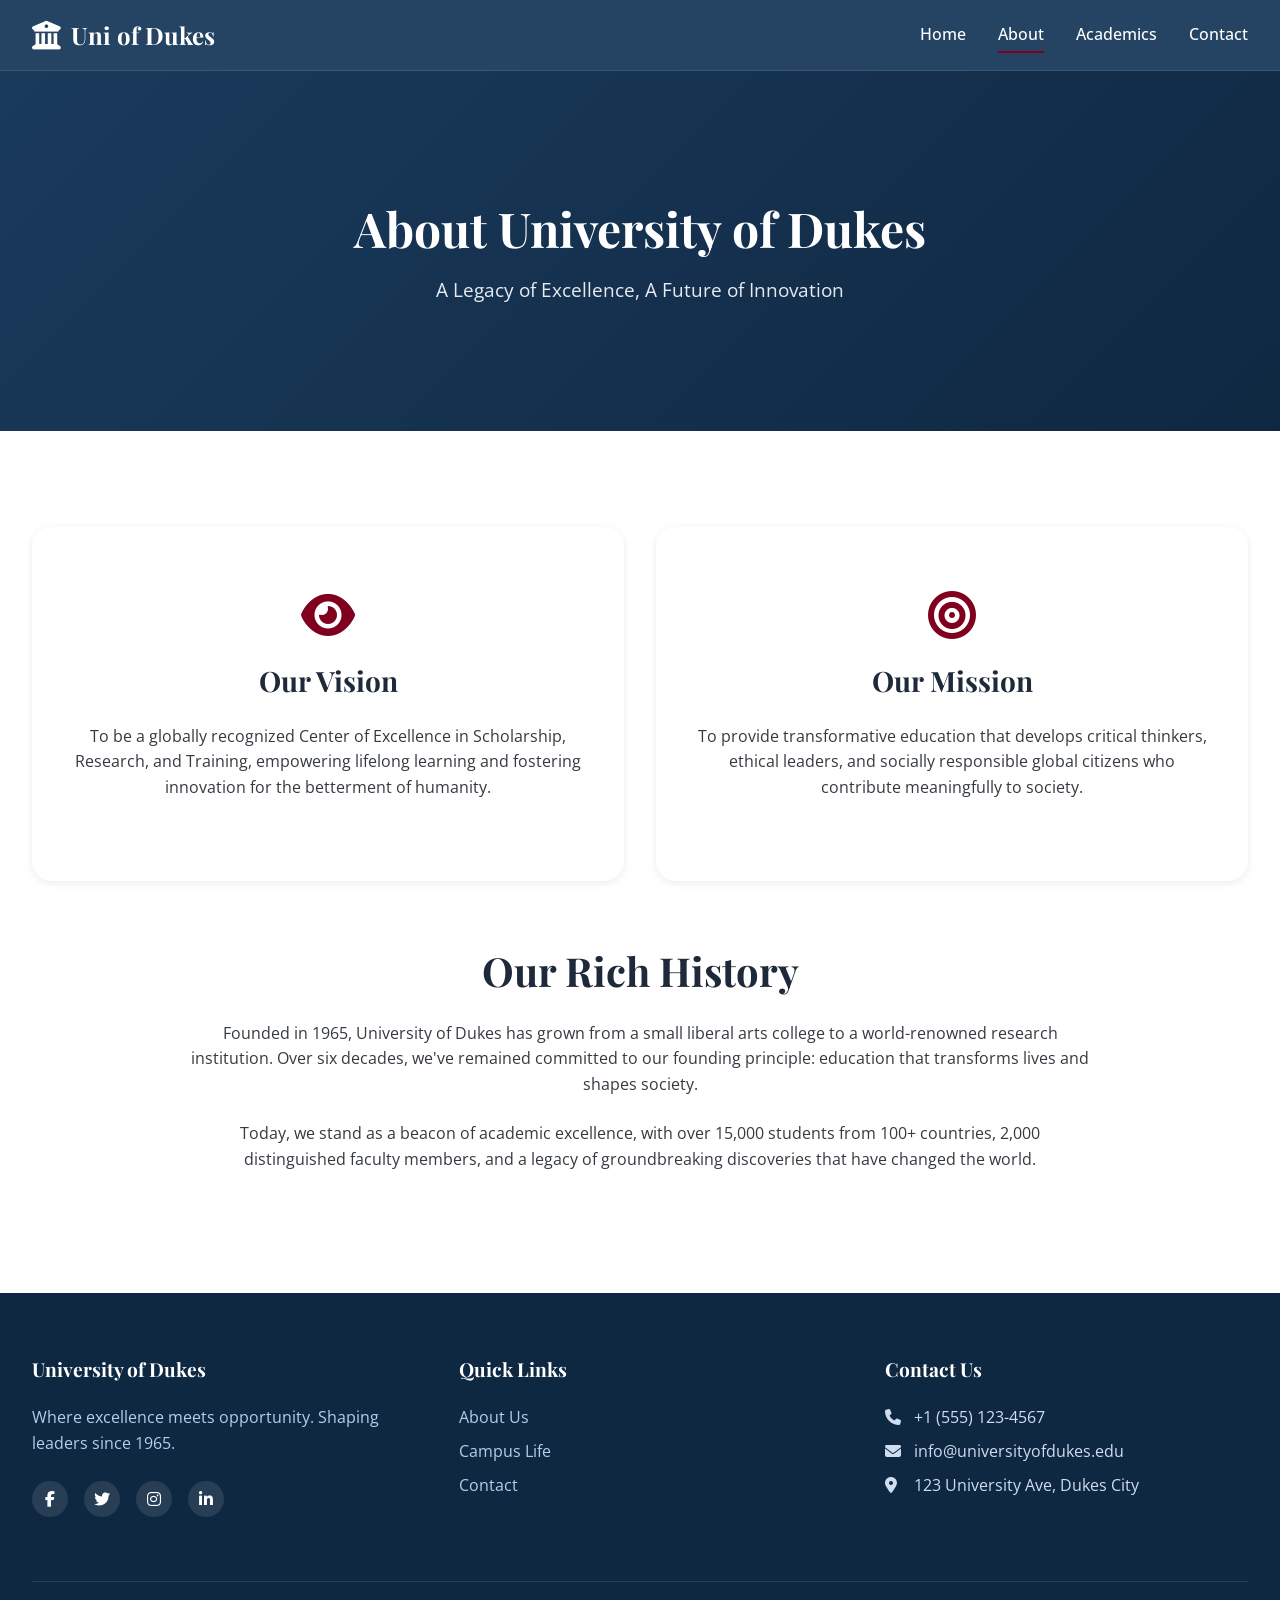
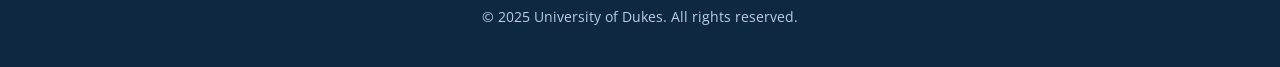
<file: about.html>
<!DOCTYPE html>
<html lang="en">
<head>
    <meta charset="UTF-8" />
    <meta name="viewport" content="width=device-width, initial-scale=1.0" />
    <title>About Us - University of Dukes</title>
    <meta name="description" content="Learn about the history, vision, and mission of University of Dukes." />
    <link href="https://fonts.googleapis.com/css2?family=Playfair+Display:wght@400;500;600;700;800;900&family=Open+Sans:wght@300;400;500;600;700;800&display=swap" rel="stylesheet" />
    <link rel="stylesheet" href="css/style.css" />
    <link rel="stylesheet" href="https://cdnjs.cloudflare.com/ajax/libs/font-awesome/6.5.1/css/all.min.css" />
</head>
<body>

    <!-- Navigation -->
    <nav class="navbar">
        <div class="nav-container">
            <div class="logo">
                <i class="fas fa-university logo-icon"></i>
                <span class="logo-text">Uni of Dukes</span>
            </div>
            <ul class="nav-menu">
                <li><a href="index.html" class="nav-link">Home</a></li>
                <li><a href="about.html" class="nav-link active">About</a></li>
                <li><a href="academics.html" class="nav-link">Academics</a></li>
                <li><a href="contact.html" class="nav-link">Contact</a></li>
            </ul>
            <div class="hamburger">
                <i class="fas fa-bars"></i>
            </div>
        </div>
    </nav>

    <!-- About Hero Section -->
    <section class="about-hero page-hero">
        <div class="page-hero-content">
            <h1>About University of Dukes</h1>
            <p>A Legacy of Excellence, A Future of Innovation</p>
        </div>
    </section>

    <!-- About Main Content -->
    <section class="about-content section">
        <div class="container">
            <div class="mission-vision">
                <div class="mv-card">
                    <i class="fas fa-eye mv-icon"></i>
                    <h3>Our Vision</h3>
                    <p>To be a globally recognized Center of Excellence in Scholarship, Research, and Training, empowering lifelong learning and fostering innovation for the betterment of humanity.</p>
                </div>
                <div class="mv-card">
                    <i class="fas fa-bullseye mv-icon"></i>
                    <h3>Our Mission</h3>
                    <p>To provide transformative education that develops critical thinkers, ethical leaders, and socially responsible global citizens who contribute meaningfully to society.</p>
                </div>
            </div>

            <div class="history">
                <h2>Our Rich History</h2>
                <p>Founded in 1965, University of Dukes has grown from a small liberal arts college to a world-renowned research institution. Over six decades, we've remained committed to our founding principle: education that transforms lives and shapes society.</p>
                <p>Today, we stand as a beacon of academic excellence, with over 15,000 students from 100+ countries, 2,000 distinguished faculty members, and a legacy of groundbreaking discoveries that have changed the world.</p>
            </div>
        </div>
    </section>

    <!-- Footer -->
    <footer class="footer">
        <div class="container">
            <div class="footer-grid">
                <div>
                    <h4>University of Dukes</h4>
                    <p>Where excellence meets opportunity. Shaping leaders since 1965.</p>
                    <div class="social-links">
                        <a href="#" class="social-link"><i class="fab fa-facebook-f"></i></a>
                        <a href="#" class="social-link"><i class="fab fa-twitter"></i></a>
                        <a href="#" class="social-link"><i class="fab fa-instagram"></i></a>
                        <a href="#" class="social-link"><i class="fab fa-linkedin-in"></i></a>
                    </div>
                </div>
                <div>
                    <h4>Quick Links</h4>
                    <ul class="footer-links">
                        <li><a href="about.html">About Us</a></li>
                        <li><a href="campus-life.html">Campus Life</a></li>
                        <li><a href="contact.html">Contact</a></li>
                    </ul>
                </div>
                <div>
                    <h4>Contact Us</h4>
                    <ul class="footer-links">
                        <li><i class="fas fa-phone"></i> +1 (555) 123-4567</li>
                        <li><i class="fas fa-envelope"></i> info@universityofdukes.edu</li>
                        <li><i class="fas fa-map-marker-alt"></i> 123 University Ave, Dukes City</li>
                    </ul>
                </div>
            </div>
            <div class="footer-bottom">
                <p>&copy; 2025 University of Dukes. All rights reserved.</p>
            </div>
        </div>
    </footer>

    <script src="js/main.js"></script>
</body>
</html>
</file>
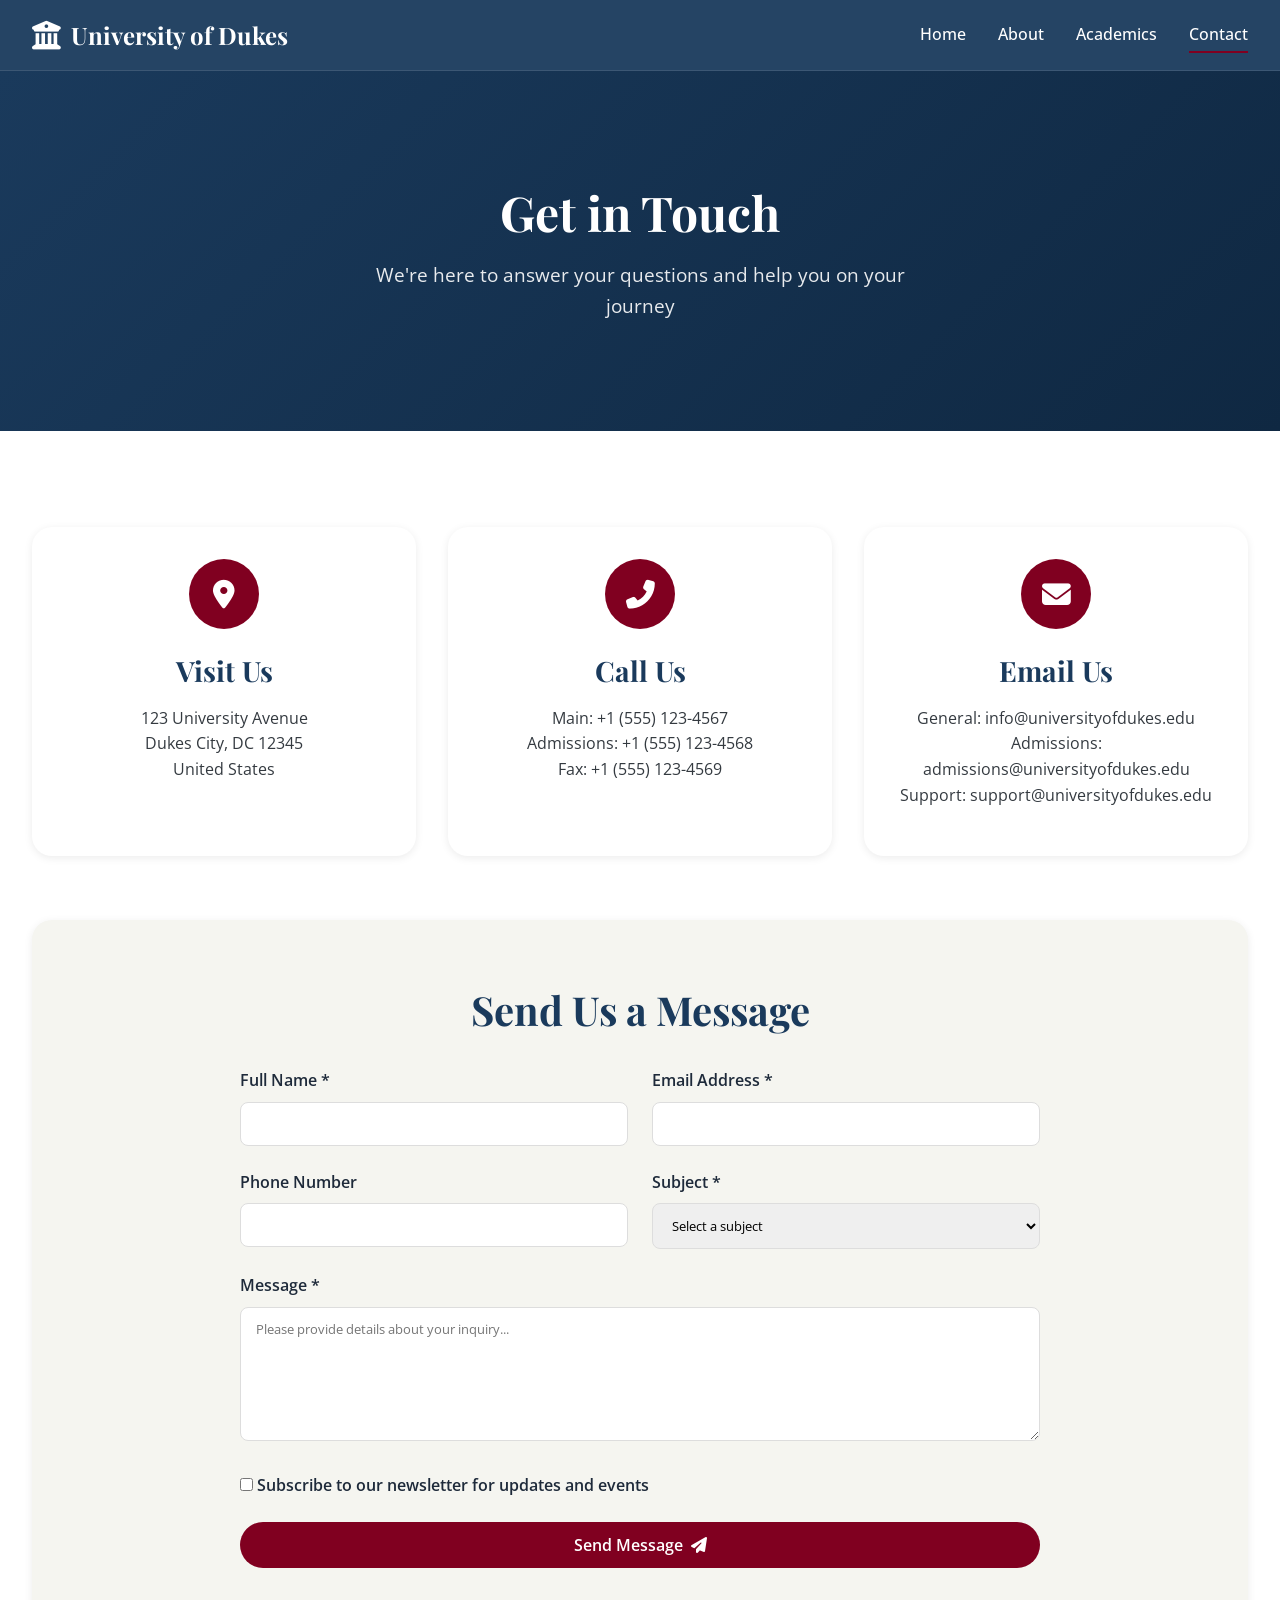
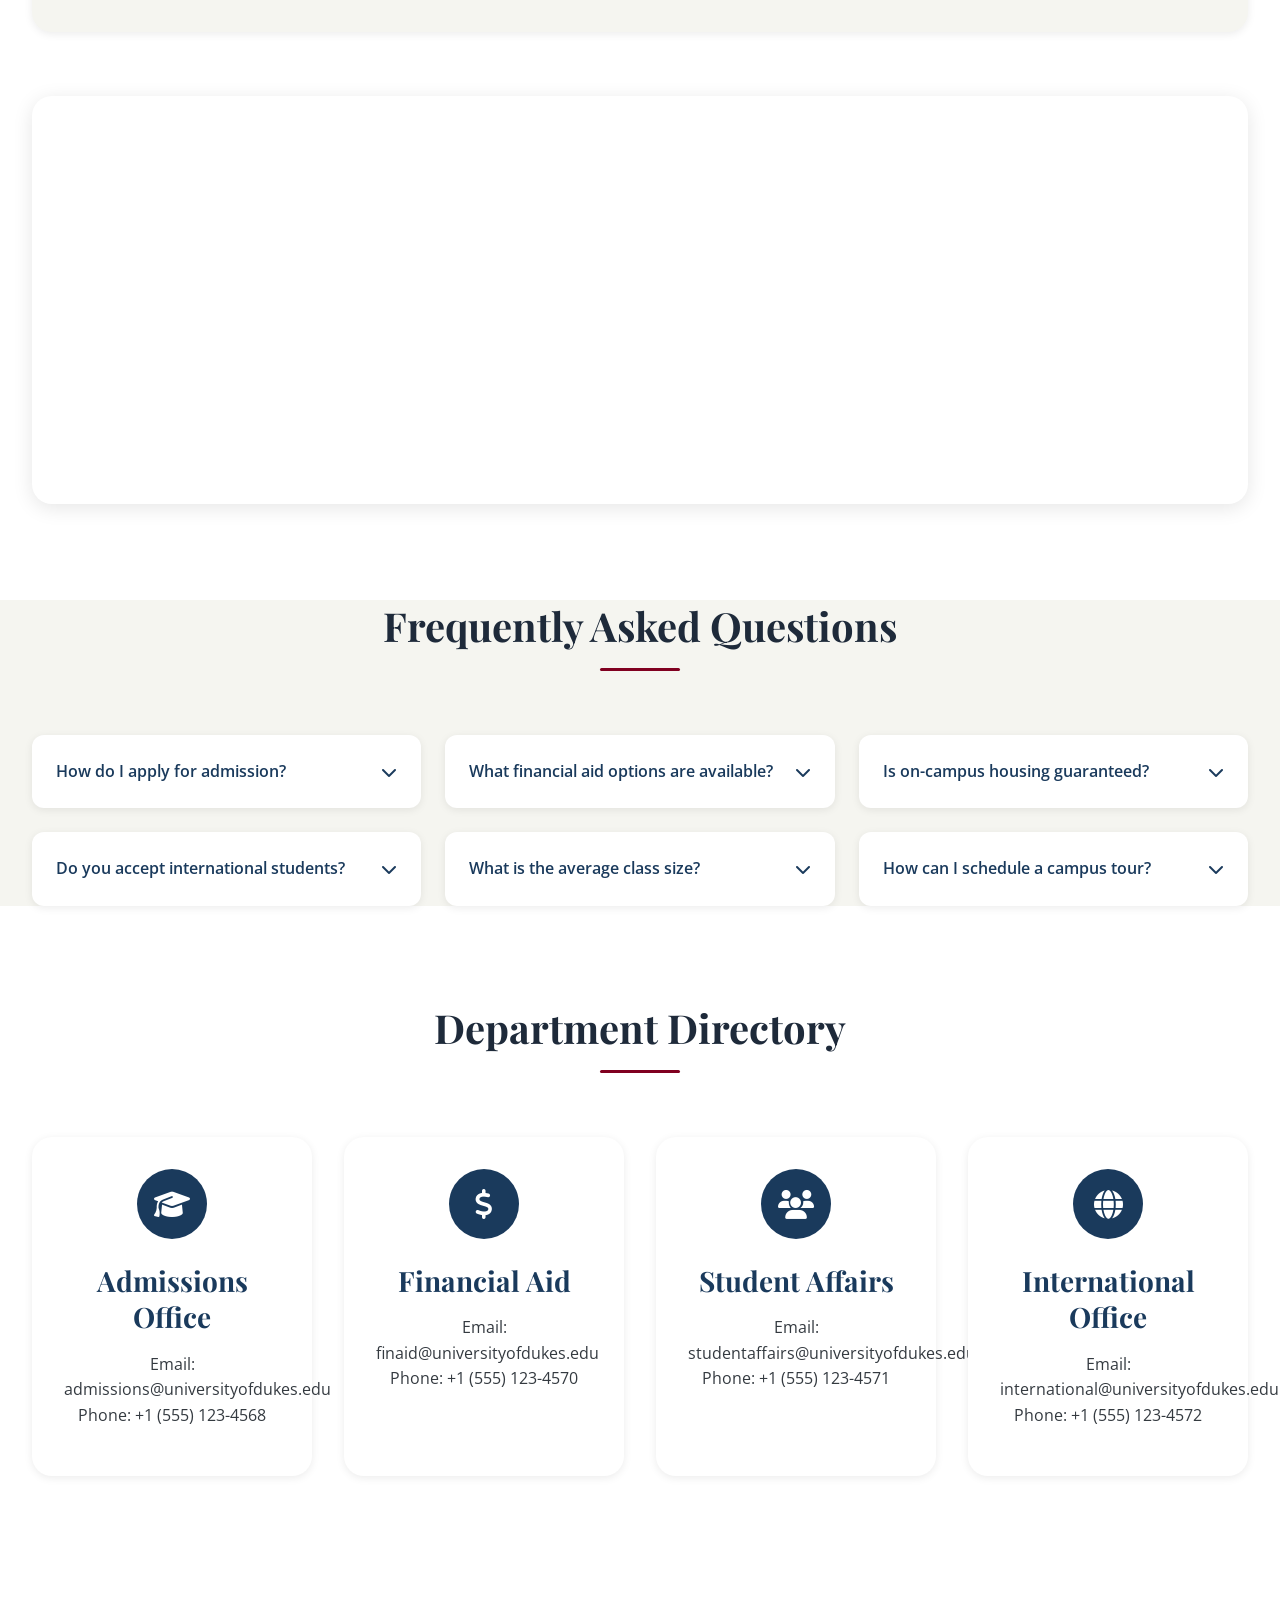
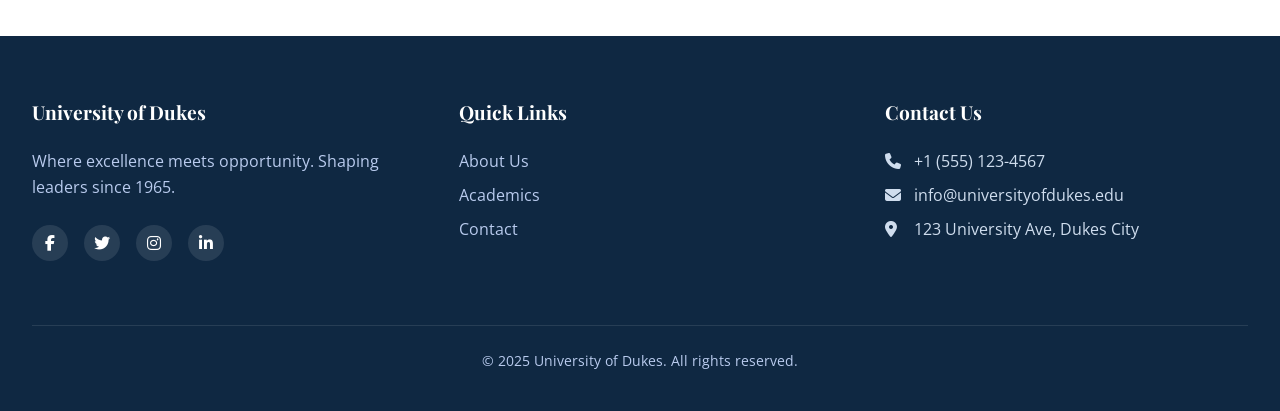
<file: contact.html>
<!DOCTYPE html>
<html lang="en">
<head>
    <meta charset="UTF-8">
    <meta name="viewport" content="width=device-width, initial-scale=1.0">
    <title>Contact Us - University of Dukes</title>
    <meta name="description" content="Get in touch with University of Dukes. Contact our admissions, financial aid, or student affairs offices.">
    <link href="https://fonts.googleapis.com/css2?family=Playfair+Display:wght@400;500;600;700;800;900&family=Open+Sans:wght@300;400;500;600;700;800&display=swap" rel="stylesheet">
    <link rel="stylesheet" href="css/style.css">
    <link rel="stylesheet" href="https://cdnjs.cloudflare.com/ajax/libs/font-awesome/6.5.1/css/all.min.css">
</head>
<body>

    <!-- Navigation -->
    <nav class="navbar">
        <div class="nav-container">
            <div class="logo">
                <i class="fas fa-university logo-icon"></i>
                <span class="logo-text">University of Dukes</span>
            </div>
            <ul class="nav-menu">
                <li><a href="index.html" class="nav-link">Home</a></li>
                <li><a href="about.html" class="nav-link">About</a></li>
                <li><a href="academics.html" class="nav-link">Academics</a></li>
                <li><a href="contact.html" class="nav-link active">Contact</a></li>
            </ul>
            <div class="hamburger">
                <i class="fas fa-bars"></i>
            </div>
        </div>
    </nav>

    <!-- Contact Hero Section -->
    <section class="contact-hero page-hero">
        <div class="page-hero-content">
            <h1>Get in Touch</h1>
            <p>We're here to answer your questions and help you on your journey</p>
        </div>
    </section>

    <!-- Contact Information Cards -->
    <section class="contact-section section">
        <div class="container">
            <div class="contact-info-grid">
                <div class="info-card">
                    <div class="info-icon">
                        <i class="fas fa-map-marker-alt"></i>
                    </div>
                    <h3>Visit Us</h3>
                    <p>123 University Avenue<br>Dukes City, DC 12345<br>United States</p>
                </div>
                <div class="info-card">
                    <div class="info-icon">
                        <i class="fas fa-phone-alt"></i>
                    </div>
                    <h3>Call Us</h3>
                    <p>Main: +1 (555) 123-4567<br>Admissions: +1 (555) 123-4568<br>Fax: +1 (555) 123-4569</p>
                </div>
                <div class="info-card">
                    <div class="info-icon">
                        <i class="fas fa-envelope"></i>
                    </div>
                    <h3>Email Us</h3>
                    <p>General: info@universityofdukes.edu<br>Admissions: admissions@universityofdukes.edu<br>Support: support@universityofdukes.edu</p>
                </div>
            </div>

            <!-- Contact Form -->
            <div class="contact-form-container">
                <h2>Send Us a Message</h2>
                <div id="formStatus"></div>
                <form class="contact-form" id="contactForm">
                    <div class="form-row">
                        <div class="form-group">
                            <label for="fullName">Full Name *</label>
                            <input type="text" id="fullName" name="fullName" required>
                        </div>
                        <div class="form-group">
                            <label for="email">Email Address *</label>
                            <input type="email" id="email" name="email" required>
                        </div>
                    </div>
                    <div class="form-row">
                        <div class="form-group">
                            <label for="phone">Phone Number</label>
                            <input type="tel" id="phone" name="phone">
                        </div>
                        <div class="form-group">
                            <label for="subject">Subject *</label>
                            <select id="subject" name="subject" required>
                                <option value="">Select a subject</option>
                                <option value="admissions">Admissions Inquiry</option>
                                <option value="academics">Academic Programs</option>
                                <option value="financial">Financial Aid</option>
                                <option value="campus">Campus Life</option>
                                <option value="international">International Student</option>
                                <option value="other">Other</option>
                            </select>
                        </div>
                    </div>
                    <div class="form-group">
                        <label for="message">Message *</label>
                        <textarea id="message" name="message" rows="6" placeholder="Please provide details about your inquiry..." required></textarea>
                    </div>
                    <div class="form-group">
                        <label class="checkbox-label">
                            <input type="checkbox" id="newsletter" name="newsletter">
                            <span>Subscribe to our newsletter for updates and events</span>
                        </label>
                    </div>
                    <button type="submit" class="btn btn-primary btn-full">Send Message <i class="fas fa-paper-plane"></i></button>
                </form>
            </div>

            <!-- Map -->
            <div class="map-container">
                <iframe 
                    src="https://www.google.com/maps/embed?pb=!1m18!1m12!1m3!1d3024.2219901290355!2d-74.00369368400567!3d40.71312937933085!2m3!1f0!2f0!3f0!3m2!1i1024!2i768!4f13.1!3m3!1m2!1s0x89c25a316bb6e4c9%3A0xc89e9a7413e0b6c3!2s123%20University%20Ave%2C%20New%20York%2C%20NY%2010003!5e0!3m2!1sen!2sus!4v1641234567890!5m2!1sen!2sus" 
                    allowfullscreen="" 
                    loading="lazy">
                </iframe>
            </div>
        </div>
    </section>

    <!-- FAQ Section -->
    <section class="faq-section bg-light">
        <div class="container">
            <h2 class="section-title">Frequently Asked Questions</h2>
            <div class="faq-grid">
                <div class="faq-item">
                    <div class="faq-question">
                        <span>How do I apply for admission?</span>
                        <i class="fas fa-chevron-down"></i>
                    </div>
                    <div class="faq-answer">
                        You can apply online through our Admissions page. The application deadline for Fall semester is July 15th. Required documents include transcripts, recommendation letters, and a personal statement.
                    </div>
                </div>
                <div class="faq-item">
                    <div class="faq-question">
                        <span>What financial aid options are available?</span>
                        <i class="fas fa-chevron-down"></i>
                    </div>
                    <div class="faq-answer">
                        We offer merit-based scholarships, need-based grants, work-study programs, and federal student loans. Over 80% of our students receive some form of financial aid.
                    </div>
                </div>
                <div class="faq-item">
                    <div class="faq-question">
                        <span>Is on-campus housing guaranteed?</span>
                        <i class="fas fa-chevron-down"></i>
                    </div>
                    <div class="faq-answer">
                        On-campus housing is guaranteed for all first-year students. Upperclassmen can apply for housing through a lottery system. We also offer off-campus housing assistance.
                    </div>
                </div>
                <div class="faq-item">
                    <div class="faq-question">
                        <span>Do you accept international students?</span>
                        <i class="fas fa-chevron-down"></i>
                    </div>
                    <div class="faq-answer">
                        Yes! We have students from over 100 countries. We offer English language programs, international student orientation, and dedicated support services.
                    </div>
                </div>
                <div class="faq-item">
                    <div class="faq-question">
                        <span>What is the average class size?</span>
                        <i class="fas fa-chevron-down"></i>
                    </div>
                    <div class="faq-answer">
                        The average class size is 22 students, with a student-to-faculty ratio of 12:1. This ensures personalized attention and meaningful interaction with professors.
                    </div>
                </div>
                <div class="faq-item">
                    <div class="faq-question">
                        <span>How can I schedule a campus tour?</span>
                        <i class="fas fa-chevron-down"></i>
                    </div>
                    <div class="faq-answer">
                        Campus tours are available Monday through Friday at 10 AM and 2 PM. You can schedule a tour by calling our Admissions Office or booking online through our website.
                    </div>
                </div>
            </div>
        </div>
    </section>

    <!-- Department Directory -->
    <section class="section">
        <div class="container">
            <h2 class="section-title">Department Directory</h2>
            <div class="contact-info-grid">
                <div class="info-card">
                    <div class="info-icon secondary-icon">
                        <i class="fas fa-graduation-cap"></i>
                    </div>
                    <h3>Admissions Office</h3>
                    <p>Email: admissions@universityofdukes.edu<br>Phone: +1 (555) 123-4568</p>
                </div>
                <div class="info-card">
                    <div class="info-icon secondary-icon">
                        <i class="fas fa-dollar-sign"></i>
                    </div>
                    <h3>Financial Aid</h3>
                    <p>Email: finaid@universityofdukes.edu<br>Phone: +1 (555) 123-4570</p>
                </div>
                <div class="info-card">
                    <div class="info-icon secondary-icon">
                        <i class="fas fa-users"></i>
                    </div>
                    <h3>Student Affairs</h3>
                    <p>Email: studentaffairs@universityofdukes.edu<br>Phone: +1 (555) 123-4571</p>
                </div>
                <div class="info-card">
                    <div class="info-icon secondary-icon">
                        <i class="fas fa-globe"></i>
                    </div>
                    <h3>International Office</h3>
                    <p>Email: international@universityofdukes.edu<br>Phone: +1 (555) 123-4572</p>
                </div>
            </div>
        </div>
    </section>

    <!-- Footer -->
    <footer class="footer">
        <div class="container">
            <div class="footer-grid">
                <div>
                    <h4>University of Dukes</h4>
                    <p>Where excellence meets opportunity. Shaping leaders since 1965.</p>
                    <div class="social-links">
                        <a href="#" class="social-link"><i class="fab fa-facebook-f"></i></a>
                        <a href="#" class="social-link"><i class="fab fa-twitter"></i></a>
                        <a href="#" class="social-link"><i class="fab fa-instagram"></i></a>
                        <a href="#" class="social-link"><i class="fab fa-linkedin-in"></i></a>
                    </div>
                </div>
                <div>
                    <h4>Quick Links</h4>
                    <ul class="footer-links">
                        <li><a href="about.html">About Us</a></li>
                        <li><a href="academics.html">Academics</a></li>
                        <li><a href="contact.html">Contact</a></li>
                    </ul>
                </div>
                <div>
                    <h4>Contact Us</h4>
                    <ul class="footer-links">
                        <li><i class="fas fa-phone"></i> +1 (555) 123-4567</li>
                        <li><i class="fas fa-envelope"></i> info@universityofdukes.edu</li>
                        <li><i class="fas fa-map-marker-alt"></i> 123 University Ave, Dukes City</li>
                    </ul>
                </div>
            </div>
            <div class="footer-bottom">
                <p>&copy; 2025 University of Dukes. All rights reserved.</p>
            </div>
        </div>
    </footer>

    <script src="js/main.js"></script>
</body>
</html>
</file>
<file: css/style.css>
/* CSS VARIABLES & RESET */
:root {
    /* Colors */
    --primary: #800020;
    --primary-dark: #5a0016;
    --primary-light: #a0324a;
    --secondary: #1a3a5c;
    --secondary-dark: #0f2842;
    --secondary-light: #2c5a8c;
    --dark: #1e2a3a;
    --light-gray: #f5f5f0;
    --white: #ffffff;
    --gray: #6c757d;
    --gray-light: #e9ecef;
    --gray-dark: #343a40;
    --success: #28a745;
    --error: #dc3545;
    --warning: #ffc107;
    
    /* Typography */
    --font-heading: 'Playfair Display', serif;
    --font-body: 'Open Sans', sans-serif;
    
    /* Spacing */
    --spacing-xs: 0.5rem;
    --spacing-sm: 1rem;
    --spacing-md: 1.5rem;
    --spacing-lg: 2rem;
    --spacing-xl: 4rem;
    --spacing-xxl: 6rem;
    
    /* Shadows */
    --shadow-sm: 0 2px 8px rgba(0, 0, 0, 0.08);
    --shadow-md: 0 4px 20px rgba(0, 0, 0, 0.1);
    --shadow-lg: 0 8px 30px rgba(0, 0, 0, 0.12);
    --shadow-xl: 0 15px 40px rgba(0, 0, 0, 0.15);
    
    /* Transitions */
    --transition: all 0.3s ease;
    
    /* Border Radius */
    --radius-sm: 8px;
    --radius-md: 12px;
    --radius-lg: 20px;
    --radius-xl: 30px;
}

* {
    margin: 0;
    padding: 0;
    box-sizing: border-box;
}

html {
    scroll-behavior: smooth;
}

body {
    font-family: var(--font-body);
    font-size: 16px;
    line-height: 1.6;
    color: var(--dark);
    background-color: var(--white);
    overflow-x: hidden;
}

h1, h2, h3, h4, h5, h6 {
    font-family: var(--font-heading);
    font-weight: 700;
    line-height: 1.3;
    margin-bottom: var(--spacing-sm);
}

h1 { font-size: 3.5rem; }
h2 { font-size: 2.5rem; }
h3 { font-size: 1.75rem; }
h4 { font-size: 1.25rem; }

p {
    margin-bottom: var(--spacing-sm);
    color: var(--gray-dark);
}

a {
    text-decoration: none;
    color: var(--primary);
    transition: var(--transition);
}

a:hover {
    color: var(--primary-dark);
}

img {
    max-width: 100%;
    height: auto;
    display: block;
}

ul {
    list-style: none;
}

/* CONTAINER & UTILITIES */
.container {
    max-width: 1280px;
    margin: 0 auto;
    padding: 0 var(--spacing-lg);
}

.section {
    padding: var(--spacing-xxl) 0;
}

.section-title {
    text-align: center;
    font-size: 2.5rem;
    margin-bottom: var(--spacing-xl);
    position: relative;
}

.section-title::after {
    content: '';
    display: block;
    width: 80px;
    height: 3px;
    background: var(--primary);
    margin: var(--spacing-sm) auto 0;
    border-radius: 3px;
}

.section-subtitle {
    text-align: center;
    max-width: 800px;
    margin: 0 auto var(--spacing-lg);
    color: var(--gray);
    font-size: 1.1rem;
}

.bg-light {
    background-color: var(--light-gray);
}

/* BUTTONS */
.btn {
    display: inline-flex;
    align-items: center;
    justify-content: center;
    gap: var(--spacing-xs);
    padding: 12px 28px;
    font-family: var(--font-body);
    font-weight: 600;
    font-size: 1rem;
    border-radius: 50px;
    cursor: pointer;
    transition: var(--transition);
    border: none;
    text-decoration: none;
}

.btn-primary {
    background-color: var(--primary);
    color: var(--white);
}

.btn-primary:hover {
    background-color: var(--primary-dark);
    color: var(--white);
    transform: translateY(-2px);
    box-shadow: var(--shadow-md);
}

.btn-outline {
    background-color: transparent;
    color: var(--primary);
    border: 2px solid var(--primary);
}

.btn-outline:hover {
    background-color: var(--primary);
    color: var(--white);
    transform: translateY(-2px);
}

.btn-full {
    width: 100%;
}

/* NAVIGATION BAR */
.navbar {
    position: sticky;
    top: 0;
    background: rgba(26, 58, 92, 0.95);
    backdrop-filter: blur(10px);
    z-index: 1000;
    border-bottom: 1px solid rgba(255, 255, 255, 0.1);
}

.nav-container {
    max-width: 1280px;
    margin: 0 auto;
    padding: 1rem var(--spacing-lg);
    display: flex;
    justify-content: space-between;
    align-items: center;
}

.logo {
    display: flex;
    align-items: center;
    gap: 10px;
}

.logo-icon {
    font-size: 1.8rem;
    color: var(--white);
}

.logo-text {
    font-family: var(--font-heading);
    font-size: 1.5rem;
    font-weight: 700;
    color: var(--white);
}

.nav-menu {
    display: flex;
    gap: 2rem;
}

.nav-link {
    color: var(--white);
    font-weight: 500;
    padding: 0.5rem 0;
    position: relative;
}

.nav-link:hover,
.nav-link.active {
    color: var(--white);
}

.nav-link.active::after {
    content: '';
    position: absolute;
    bottom: 0;
    left: 0;
    width: 100%;
    height: 2px;
    background: var(--primary);
}

.hamburger {
    display: none;
    font-size: 1.8rem;
    color: var(--white);
    cursor: pointer;
}

/* PAGE HERO (Common for About, Academics, Contact) */
.page-hero {
    height: 40vh;
    min-height: 300px;
    background: linear-gradient(135deg, var(--secondary) 0%, var(--secondary-dark) 100%);
    display: flex;
    align-items: center;
    justify-content: center;
    text-align: center;
    color: var(--white);
}

.page-hero-content h1 {
    color: var(--white);
    font-size: 3rem;
    margin-bottom: var(--spacing-sm);
}

.page-hero-content p {
    color: rgba(255, 255, 255, 0.9);
    font-size: 1.2rem;
    max-width: 600px;
    margin: 0 auto;
}

/* HOME PAGE - HERO SECTION */
.hero {
    position: relative;
    height: 90vh;
    min-height: 600px;
    display: flex;
    align-items: center;
    justify-content: center;
    text-align: center;
    overflow: hidden;
}

.hero-bg {
    position: absolute;
    top: 0;
    left: 0;
    width: 100%;
    height: 100%;
    object-fit: cover;
    z-index: -2;
}

.hero::before {
    content: '';
    position: absolute;
    top: 0;
    left: 0;
    width: 100%;
    height: 100%;
    background: linear-gradient(135deg, rgba(26, 58, 92, 0.85) 0%, rgba(128, 0, 32, 0.75) 100%);
    z-index: -1;
}

.hero-content {
    max-width: 800px;
    padding: var(--spacing-lg);
    color: var(--white);
}

.hero-content h1 {
    color: var(--white);
    font-size: 3.5rem;
    margin-bottom: var(--spacing-md);
}

.hero-content p {
    color: rgba(255, 255, 255, 0.9);
    font-size: 1.2rem;
    margin-bottom: var(--spacing-lg);
}

/* HOME PAGE - FEATURES */
.features-grid {
    display: grid;
    grid-template-columns: repeat(auto-fit, minmax(280px, 1fr));
    gap: var(--spacing-lg);
}

.feature-card {
    text-align: center;
    padding: var(--spacing-lg);
    background: var(--white);
    border-radius: var(--radius-lg);
    box-shadow: var(--shadow-sm);
    transition: var(--transition);
}

.feature-card:hover {
    transform: translateY(-5px);
    box-shadow: var(--shadow-lg);
}

.feature-icon {
    font-size: 2.5rem;
    color: var(--primary);
    margin-bottom: var(--spacing-md);
}

.feature-card h3 {
    margin-bottom: var(--spacing-sm);
}

/* HOME PAGE - STATS */
.stats {
    background: linear-gradient(135deg, var(--secondary) 0%, var(--primary) 100%);
    color: var(--white);
}

.stats-grid {
    display: grid;
    grid-template-columns: repeat(auto-fit, minmax(200px, 1fr));
    gap: var(--spacing-lg);
    text-align: center;
}

.stat-number {
    font-family: var(--font-heading);
    font-size: 3rem;
    font-weight: 800;
    display: block;
    margin-bottom: var(--spacing-xs);
    color: var(--white);
}

.stat-label {
    font-size: 1rem;
    font-weight: 500;
    opacity: 0.9;
}

/* HOME PAGE - PROGRAMS */
.programs-grid {
    display: grid;
    grid-template-columns: repeat(auto-fit, minmax(320px, 1fr));
    gap: var(--spacing-lg);
}

.program-card {
    background: var(--white);
    border-radius: var(--radius-lg);
    overflow: hidden;
    box-shadow: var(--shadow-sm);
    transition: var(--transition);
}

.program-card:hover {
    transform: translateY(-5px);
    box-shadow: var(--shadow-lg);
}

.program-image {
    width: 100%;
    height: 220px;
    object-fit: cover;
}

.program-content {
    padding: var(--spacing-lg);
}

.program-title {
    font-size: 1.5rem;
    margin-bottom: var(--spacing-xs);
}

.program-duration {
    font-size: 0.85rem;
    color: var(--primary);
    font-weight: 600;
    margin-bottom: var(--spacing-sm);
}

/* CTA SECTION */
.cta-section {
    background-color: var(--light-gray);
    text-align: center;
}

.cta-section h2 {
    margin-bottom: var(--spacing-sm);
}

.cta-section .btn {
    margin: 0 var(--spacing-xs);
}

/* ABOUT PAGE - MISSION & VISION */
.mission-vision {
    display: grid;
    grid-template-columns: repeat(auto-fit, minmax(300px, 1fr));
    gap: var(--spacing-lg);
    margin-bottom: var(--spacing-xl);
}

.mv-card {
    text-align: center;
    padding: var(--spacing-xl) var(--spacing-lg);
    background: var(--white);
    border-radius: var(--radius-lg);
    box-shadow: var(--shadow-sm);
    transition: var(--transition);
}

.mv-card:hover {
    transform: translateY(-5px);
    box-shadow: var(--shadow-lg);
}

.mv-icon {
    font-size: 3rem;
    color: var(--primary);
    margin-bottom: var(--spacing-md);
}

.mv-card h3 {
    margin-bottom: var(--spacing-md);
}

.history {
    max-width: 900px;
    margin: 0 auto;
    text-align: center;
}

.history h2 {
    margin-bottom: var(--spacing-md);
}

.history p {
    margin-bottom: var(--spacing-md);
}

/* ACADEMICS PAGE - SCHOOL CARDS */
.school-card {
    display: grid;
    grid-template-columns: 1fr 1.5fr;
    gap: var(--spacing-lg);
    background: var(--white);
    border-radius: var(--radius-lg);
    overflow: hidden;
    box-shadow: var(--shadow-sm);
    margin-bottom: var(--spacing-lg);
    transition: var(--transition);
}

.school-card:hover {
    transform: translateY(-3px);
    box-shadow: var(--shadow-md);
}

.school-image {
    overflow: hidden;
}

.school-image img {
    width: 100%;
    height: 100%;
    object-fit: cover;
    transition: var(--transition);
}

.school-card:hover .school-image img {
    transform: scale(1.02);
}

.school-content {
    padding: var(--spacing-lg);
}

.school-title {
    font-size: 1.75rem;
    margin-bottom: var(--spacing-sm);
    color: var(--secondary);
}

.degree-list {
    margin-top: var(--spacing-md);
}

.degree-list li {
    display: flex;
    justify-content: space-between;
    align-items: center;
    padding: var(--spacing-xs) 0;
    border-bottom: 1px solid var(--gray-light);
}

.degree-name {
    font-weight: 600;
}

.degree-duration {
    font-size: 0.85rem;
    color: var(--gray);
}

/* ACADEMICS PAGE - RESEARCH */
.research-grid {
    display: grid;
    grid-template-columns: repeat(auto-fit, minmax(240px, 1fr));
    gap: var(--spacing-lg);
    text-align: center;
}

.research-card {
    background: var(--white);
    padding: var(--spacing-lg);
    border-radius: var(--radius-lg);
    box-shadow: var(--shadow-sm);
    transition: var(--transition);
}

.research-card:hover {
    transform: translateY(-5px);
    box-shadow: var(--shadow-lg);
}

.research-icon {
    font-size: 2.5rem;
    color: var(--primary);
    margin-bottom: var(--spacing-md);
}

.research-card h3 {
    font-size: 1.25rem;
    margin-bottom: var(--spacing-sm);
}

/* ACADEMICS PAGE - CALENDAR */
.academic-calendar {
    background: var(--white);
    border-radius: var(--radius-lg);
    overflow: hidden;
    box-shadow: var(--shadow-sm);
}

.calendar-header {
    background: var(--secondary);
    padding: var(--spacing-md);
    text-align: center;
}

.calendar-header h3 {
    color: var(--white);
    margin: 0;
}

.calendar-table {
    width: 100%;
    border-collapse: collapse;
}

.calendar-table th,
.calendar-table td {
    padding: var(--spacing-sm) var(--spacing-md);
    text-align: left;
    border-bottom: 1px solid var(--gray-light);
}

.calendar-table th {
    background: var(--light-gray);
    font-weight: 700;
    color: var(--secondary);
}

.calendar-table tr:last-child td {
    border-bottom: none;
}

.calendar-table tr:hover td {
    background: rgba(128, 0, 32, 0.03);
}

/* CONTACT PAGE - INFO CARDS */
.contact-info-grid {
    display: grid;
    grid-template-columns: repeat(auto-fit, minmax(280px, 1fr));
    gap: var(--spacing-lg);
    margin-bottom: var(--spacing-xl);
}

.info-card {
    text-align: center;
    padding: var(--spacing-lg);
    background: var(--white);
    border-radius: var(--radius-lg);
    box-shadow: var(--shadow-sm);
    transition: var(--transition);
}

.info-card:hover {
    transform: translateY(-5px);
    box-shadow: var(--shadow-lg);
}

.info-icon {
    width: 70px;
    height: 70px;
    background: var(--primary);
    border-radius: 50%;
    display: flex;
    align-items: center;
    justify-content: center;
    margin: 0 auto var(--spacing-md);
    color: var(--white);
    font-size: 1.8rem;
    transition: var(--transition);
}

.info-card:hover .info-icon {
    background: var(--secondary);
    transform: scale(1.05);
}

.secondary-icon {
    background: var(--secondary);
}

.info-card h3 {
    color: var(--secondary);
    margin-bottom: var(--spacing-sm);
}

/* CONTACT PAGE - FORM */
.contact-form-container {
    background: var(--light-gray);
    border-radius: var(--radius-lg);
    padding: var(--spacing-xl);
    margin-bottom: var(--spacing-xl);
    box-shadow: var(--shadow-sm);
}

.contact-form-container h2 {
    text-align: center;
    margin-bottom: var(--spacing-lg);
    color: var(--secondary);
}

.contact-form {
    max-width: 800px;
    margin: 0 auto;
}

.form-row {
    display: grid;
    grid-template-columns: 1fr 1fr;
    gap: var(--spacing-md);
}

.form-group {
    margin-bottom: var(--spacing-md);
}

.form-group label {
    display: block;
    margin-bottom: var(--spacing-xs);
    font-weight: 600;
    color: var(--dark);
}

.form-group input,
.form-group select,
.form-group textarea {
    width: 100%;
    padding: 12px 15px;
    border: 1px solid #ddd;
    border-radius: var(--radius-sm);
    font-family: var(--font-body);
    transition: var(--transition);
}

.form-group input:focus,
.form-group select:focus,
.form-group textarea:focus {
    outline: none;
    border-color: var(--primary);
    box-shadow: 0 0 0 3px rgba(128, 0, 32, 0.1);
}

.checkbox-label {
    display: flex;
    align-items: center;
    gap: var(--spacing-xs);
    cursor: pointer;
}

.checkbox-label input {
    width: auto;
}

.success-message {
    background: var(--success);
    color: var(--white);
    padding: var(--spacing-md);
    border-radius: var(--radius-sm);
    margin-bottom: var(--spacing-md);
    text-align: center;
}

.error-message {
    background: var(--error);
    color: var(--white);
    padding: var(--spacing-md);
    border-radius: var(--radius-sm);
    margin-bottom: var(--spacing-md);
    text-align: center;
}

/* CONTACT PAGE - MAP */
.map-container {
    border-radius: var(--radius-lg);
    overflow: hidden;
    box-shadow: var(--shadow-md);
}

.map-container iframe {
    width: 100%;
    height: 400px;
    border: none;
}

/* CONTACT PAGE - FAQ */
.faq-grid {
    display: grid;
    grid-template-columns: repeat(auto-fit, minmax(350px, 1fr));
    gap: var(--spacing-md);
}

.faq-item {
    background: var(--white);
    border-radius: var(--radius-md);
    padding: var(--spacing-md);
    cursor: pointer;
    transition: var(--transition);
    box-shadow: var(--shadow-sm);
}

.faq-item:hover {
    transform: translateX(5px);
    box-shadow: var(--shadow-md);
}

.faq-question {
    display: flex;
    justify-content: space-between;
    align-items: center;
    font-weight: 600;
    color: var(--secondary);
}

.faq-question i {
    transition: var(--transition);
}

.faq-item.active .faq-question i {
    transform: rotate(180deg);
}

.faq-answer {
    max-height: 0;
    overflow: hidden;
    transition: max-height 0.3s ease;
    color: var(--gray);
}

.faq-item.active .faq-answer {
    max-height: 200px;
    margin-top: var(--spacing-sm);
}

/* FOOTER */
.footer {
    background: var(--secondary-dark);
    color: #cfddee;
    padding: var(--spacing-xl) 0 var(--spacing-md);
}

.footer-grid {
    display: grid;
    grid-template-columns: repeat(auto-fit, minmax(250px, 1fr));
    gap: var(--spacing-xl);
    margin-bottom: var(--spacing-xl);
}

.footer h4 {
    color: var(--white);
    margin-bottom: var(--spacing-md);
    font-size: 1.2rem;
}

.footer p {
    color: #b9cbee;
}

.footer-links li {
    margin-bottom: var(--spacing-xs);
}

.footer-links a {
    color: #b9cbee;
    transition: var(--transition);
}

.footer-links a:hover {
    color: var(--white);
}

.footer-links li i {
    width: 25px;
}

.social-links {
    display: flex;
    gap: var(--spacing-sm);
    margin-top: var(--spacing-md);
}

.social-link {
    display: flex;
    align-items: center;
    justify-content: center;
    width: 36px;
    height: 36px;
    background: rgba(255, 255, 255, 0.1);
    border-radius: 50%;
    color: var(--white);
    transition: var(--transition);
}

.social-link:hover {
    background: var(--primary);
    color: var(--white);
    transform: translateY(-3px);
}

.footer-bottom {
    border-top: 1px solid rgba(255, 255, 255, 0.1);
    padding-top: var(--spacing-md);
    text-align: center;
    font-size: 0.85rem;
}


/* RESPONSIVE DESIGN */

@media (max-width: 992px) {
    h1 { font-size: 2.8rem; }
    h2 { font-size: 2rem; }
    .section { padding: var(--spacing-xl) 0; }
    .hero-content h1 { font-size: 2.8rem; }
    .school-card { grid-template-columns: 1fr; }
}

@media (max-width: 768px) {
    .container { padding: 0 var(--spacing-md); }
    
    .hamburger { display: block; }
    
    .nav-menu {
        position: fixed;
        left: -100%;
        top: 70px;
        flex-direction: column;
        background: var(--secondary);
        width: 100%;
        text-align: center;
        transition: 0.3s;
        padding: var(--spacing-lg) 0;
        gap: var(--spacing-md);
        box-shadow: var(--shadow-md);
    }
    
    .nav-menu.active { left: 0; }
    
    .hero { height: 70vh; min-height: 500px; }
    .hero-content h1 { font-size: 2rem; }
    .page-hero { height: 30vh; min-height: 250px; }
    .page-hero-content h1 { font-size: 2rem; }
    
    .form-row { grid-template-columns: 1fr; gap: 0; }
    .faq-grid { grid-template-columns: 1fr; }
    
    .stats-grid { grid-template-columns: repeat(2, 1fr); }
}

@media (max-width: 576px) {
    h1 { font-size: 2rem; }
    h2 { font-size: 1.75rem; }
    .section-title { font-size: 1.75rem; }
    .btn { padding: 10px 20px; }
    .stats-grid { grid-template-columns: 1fr; }
    .degree-list li { flex-direction: column; text-align: center; gap: 5px; }
}
</file>
